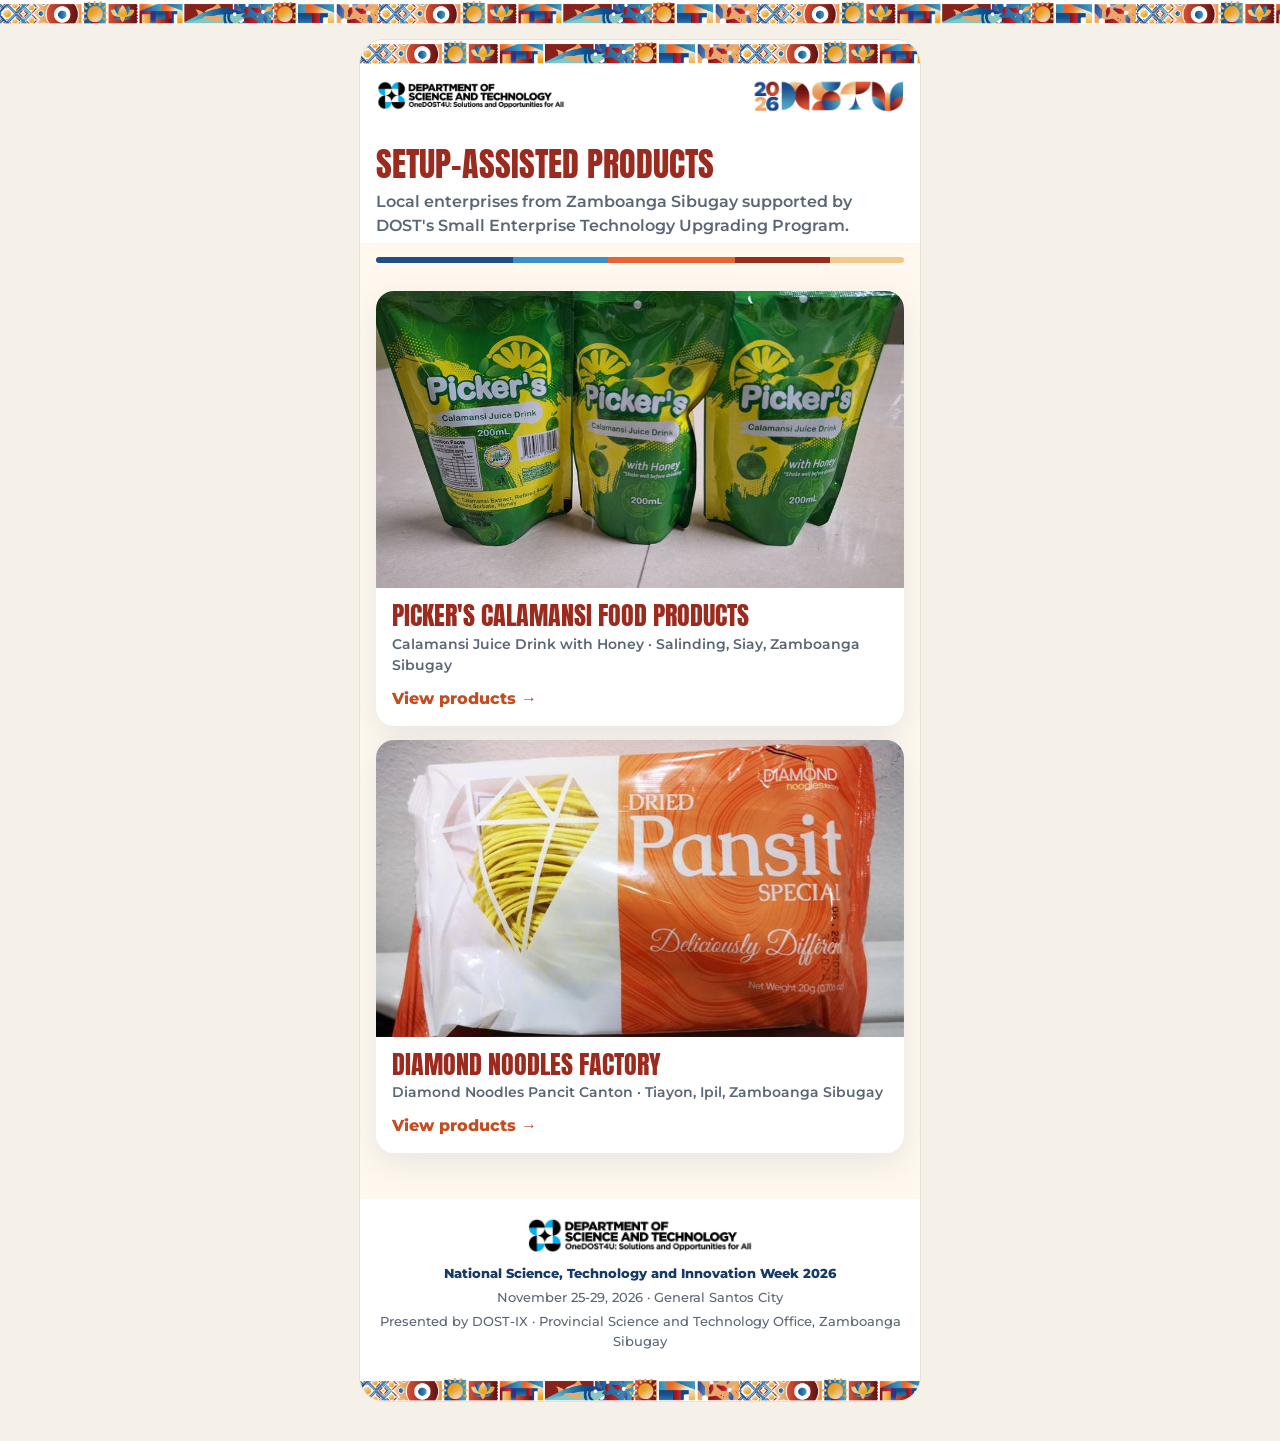
<file: index.html>
<!doctype html>
<html lang="en">
<head>
<meta charset="utf-8">
<meta name="viewport" content="width=device-width, initial-scale=1, viewport-fit=cover">
<title>SETUP Products | NSTW 2026</title>
<meta name="description" content="DOST-SETUP assisted products from Zamboanga Sibugay, featured at NSTW 2026.">
<meta name="theme-color" content="#1d4e89">
<link rel="preload" href="assets/fonts/Montserrat-latin.woff2" as="font" type="font/woff2" crossorigin>
<link rel="preload" href="assets/fonts/Anton-latin.woff2" as="font" type="font/woff2" crossorigin>
<link rel="preload" href="img/pickers-juice.jpg" as="image">
<link rel="stylesheet" href="assets/style.css?v=24">
</head>
<body data-root="" style="padding-bottom:0">
<main class="wrap" id="app"></main>
<script src="assets/app.js?v=24"></script>
<script>renderIndex();</script>
</body>
</html>
</file>
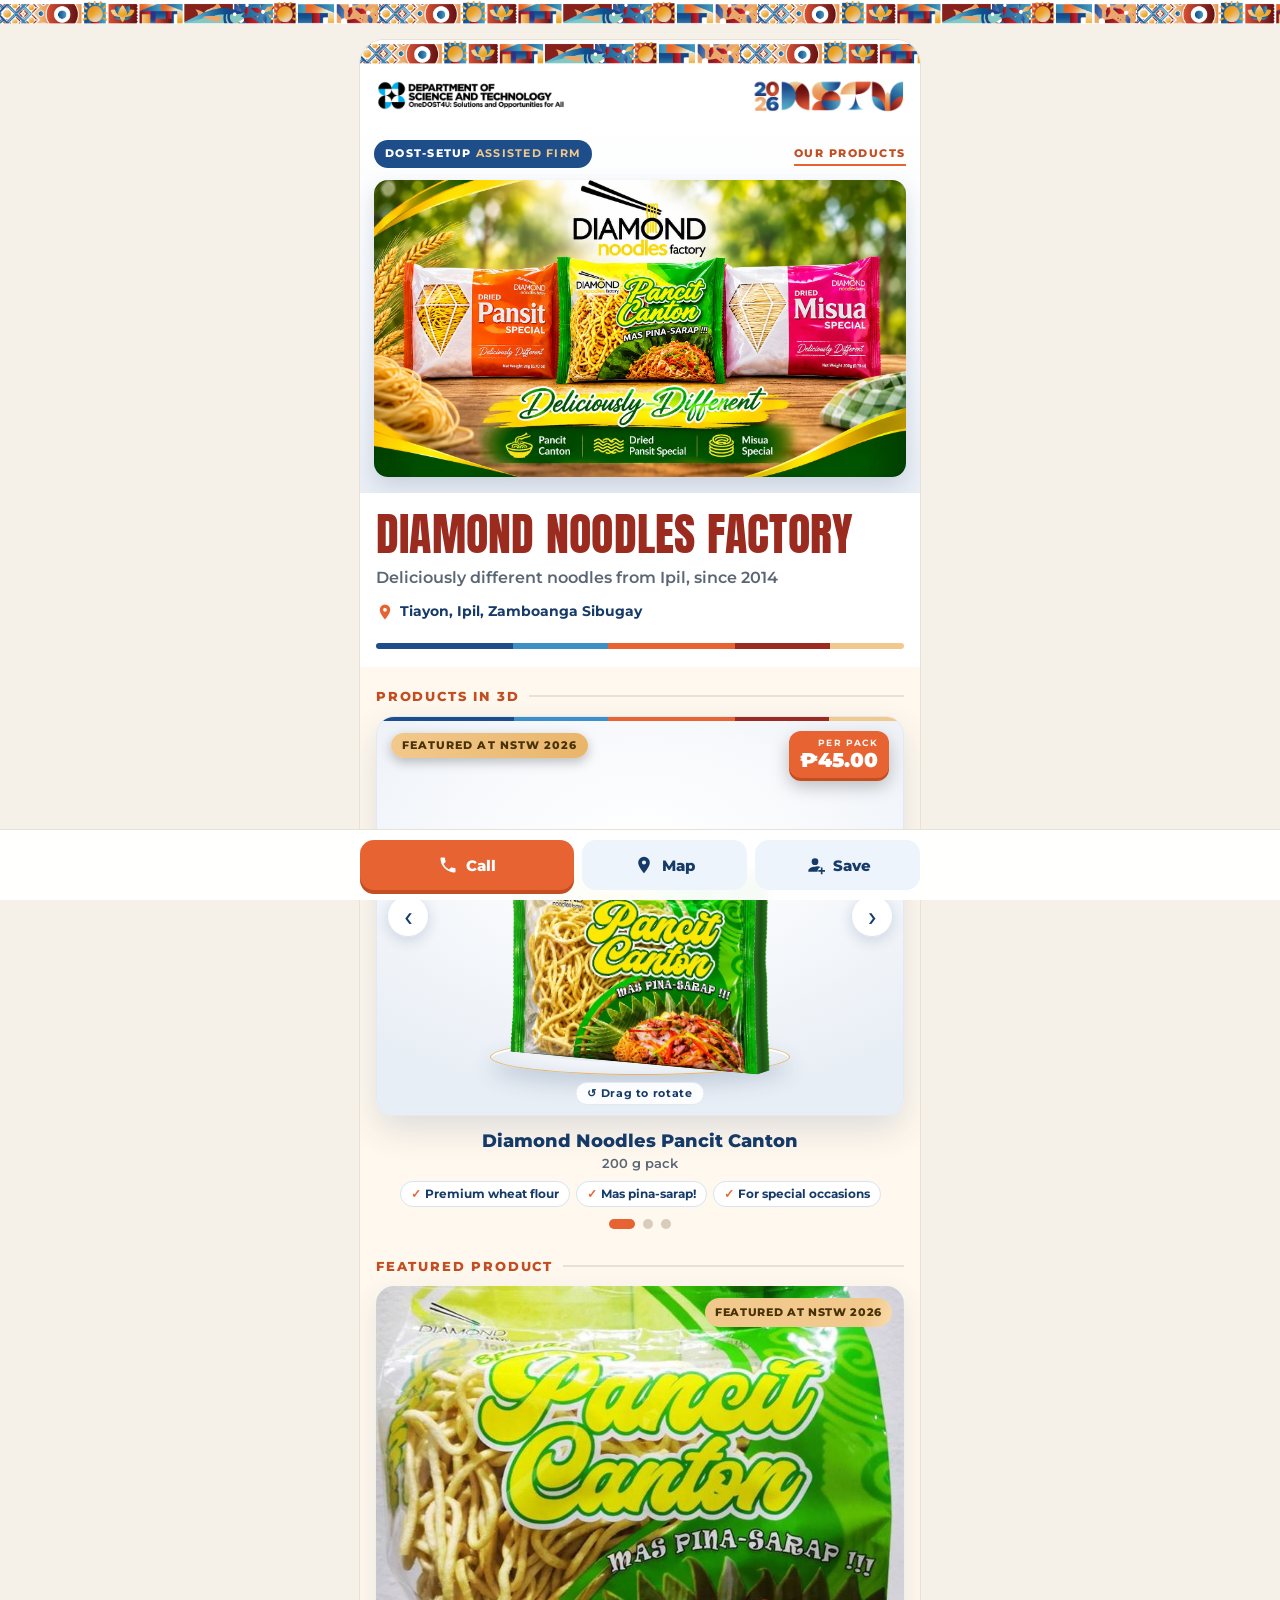
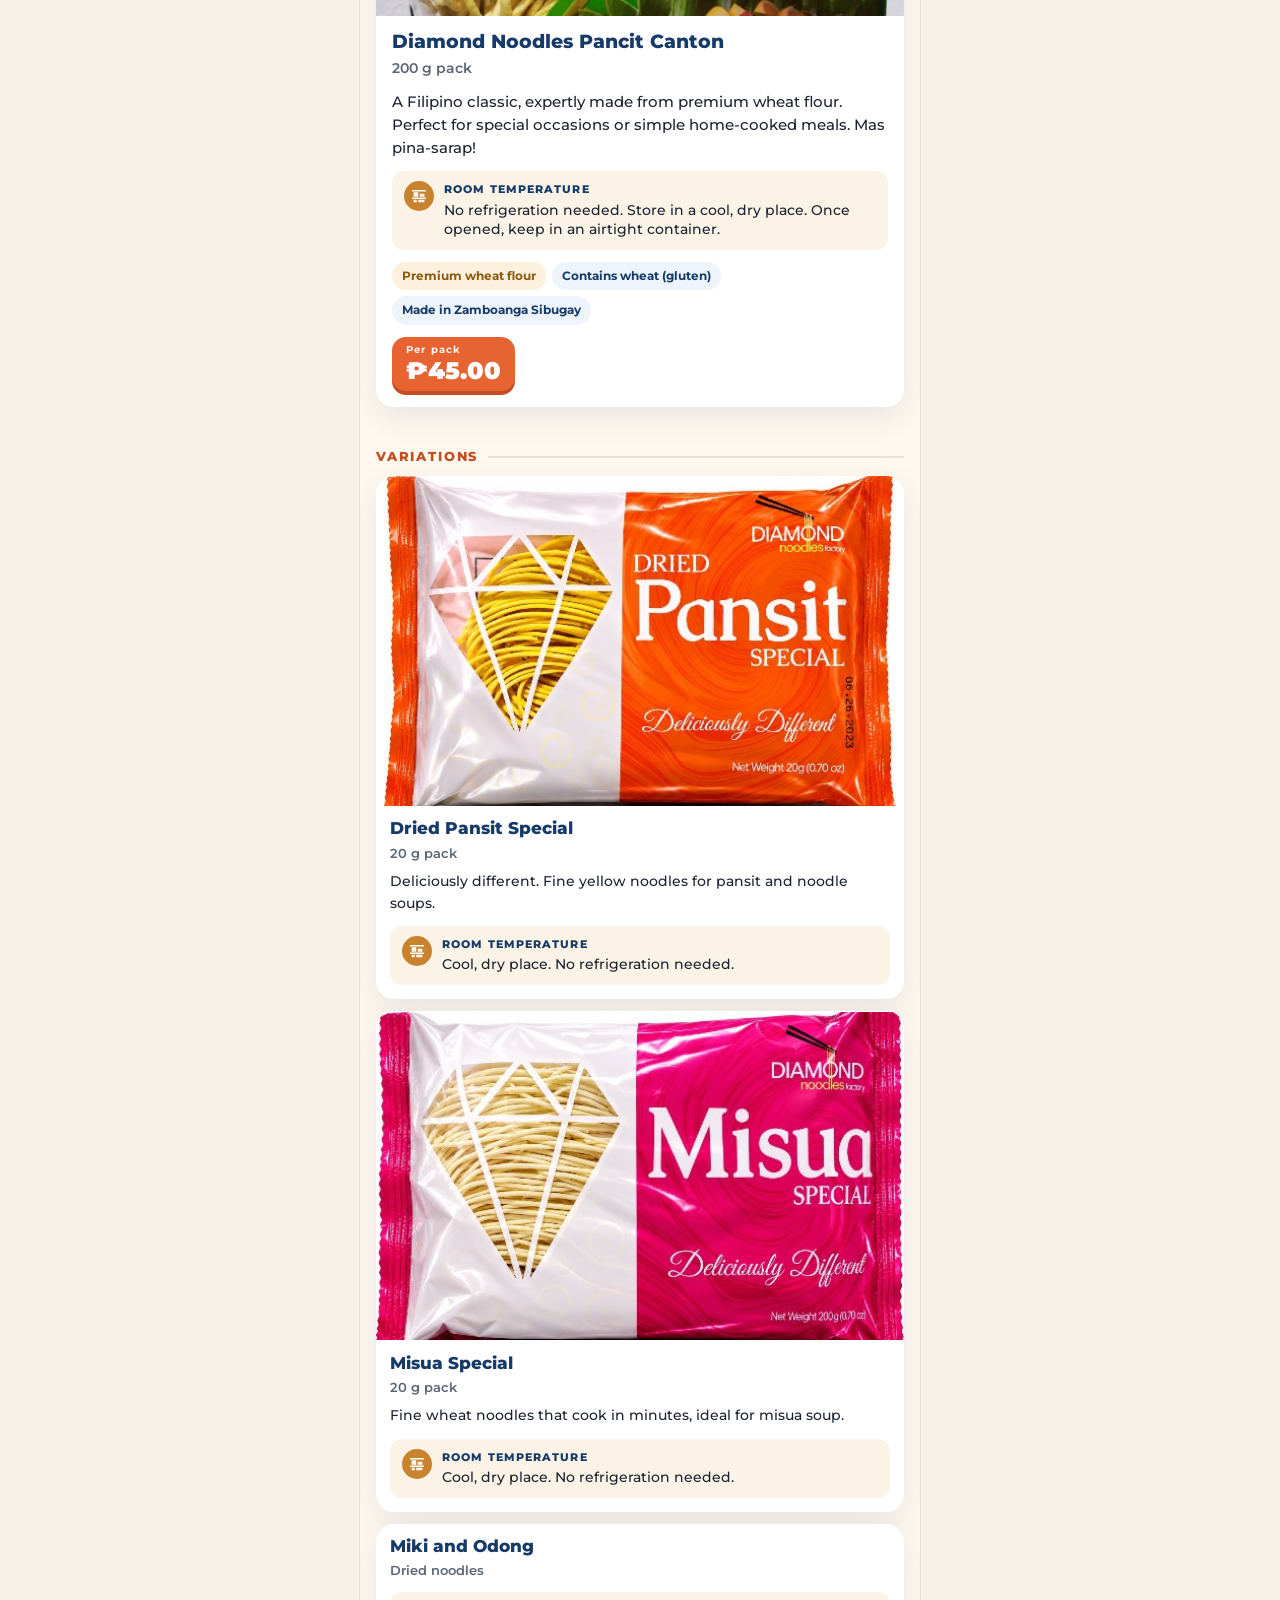
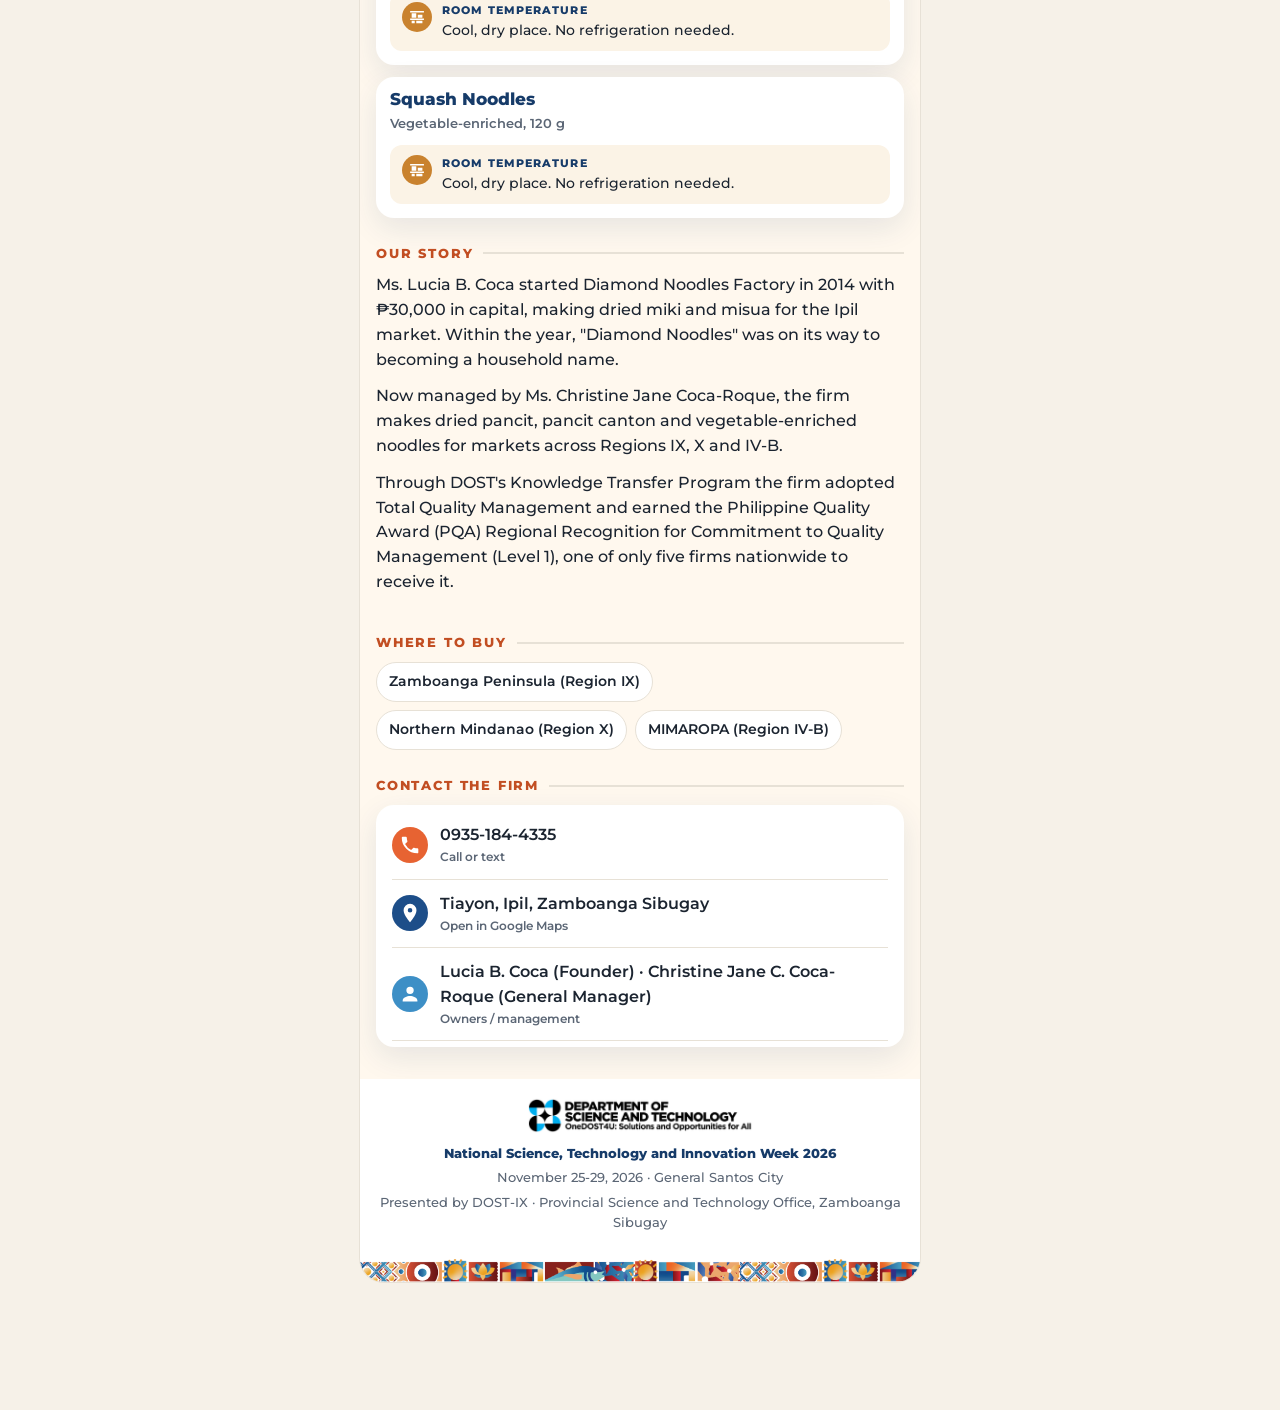
<file: dnf/index.html>
<!doctype html>
<html lang="en">
<head>
<meta charset="utf-8">
<meta name="viewport" content="width=device-width, initial-scale=1, viewport-fit=cover">
<title>Diamond Noodles Factory | NSTW 2026</title>
<meta name="description" content="Diamond Noodles Pancit Canton, Pansit Special and Misua: DOST-SETUP assisted products from Ipil, Zamboanga Sibugay, featured at NSTW 2026.">
<meta property="og:title" content="Diamond Noodles Factory">
<meta property="og:description" content="Deliciously different noodles from Ipil, Zamboanga Sibugay. Featured at NSTW 2026.">
<meta property="og:image" content="../img/dnf-banner.webp">
<meta name="theme-color" content="#1d4e89">
<link rel="preload" href="../assets/fonts/Montserrat-latin.woff2" as="font" type="font/woff2" crossorigin>
<link rel="preload" href="../assets/fonts/Anton-latin.woff2" as="font" type="font/woff2" crossorigin>
<link rel="preload" href="../img/dnf-banner.webp" as="image">
<link rel="stylesheet" href="../assets/style.css?v=24">
</head>
<body data-root="../">
<main class="wrap" id="app"><noscript><p style="padding:16px">Diamond Noodles Factory, Tiayon, Ipil, Zamboanga Sibugay. Call 0935-184-4335.</p></noscript></main>
<nav class="actions" id="actions" aria-label="Quick actions"></nav>
<script src="../assets/app.js?v=24"></script>
<script>renderFirm("dnf");</script>
</body>
</html>
</file>
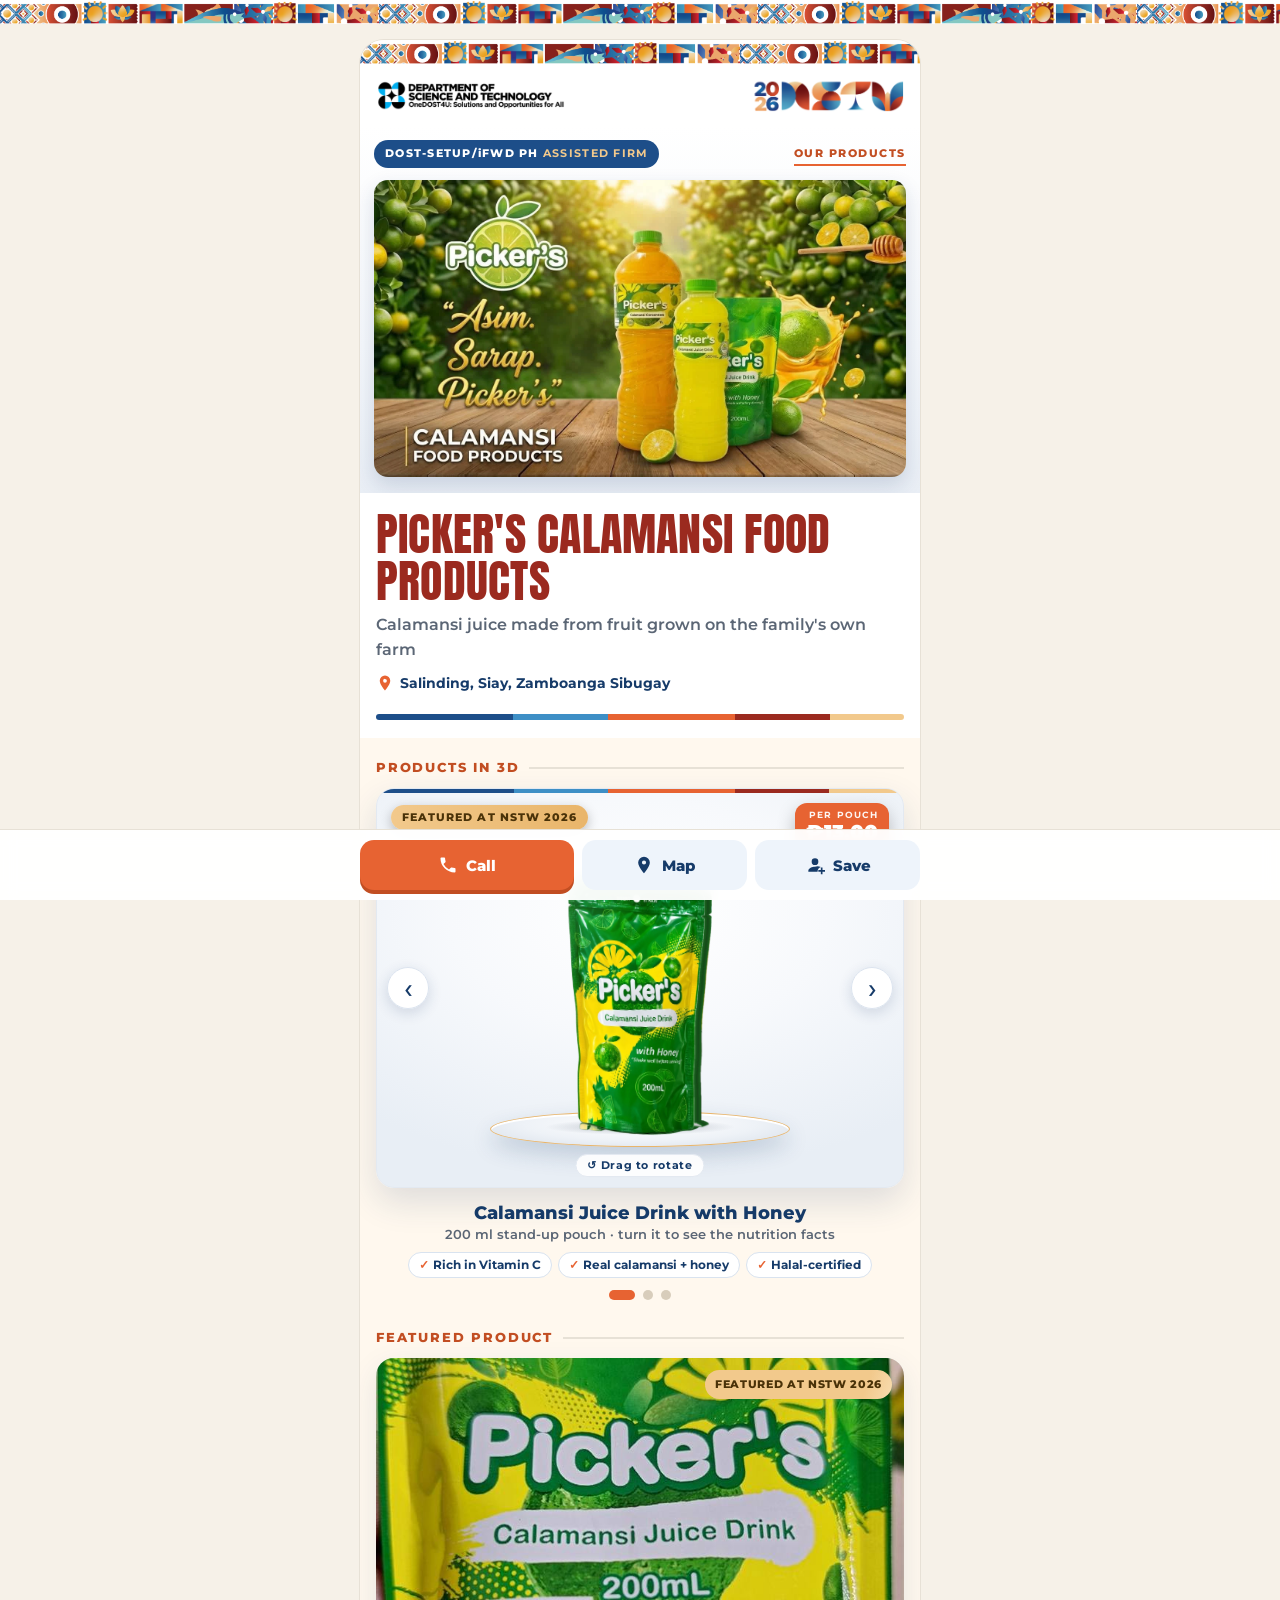
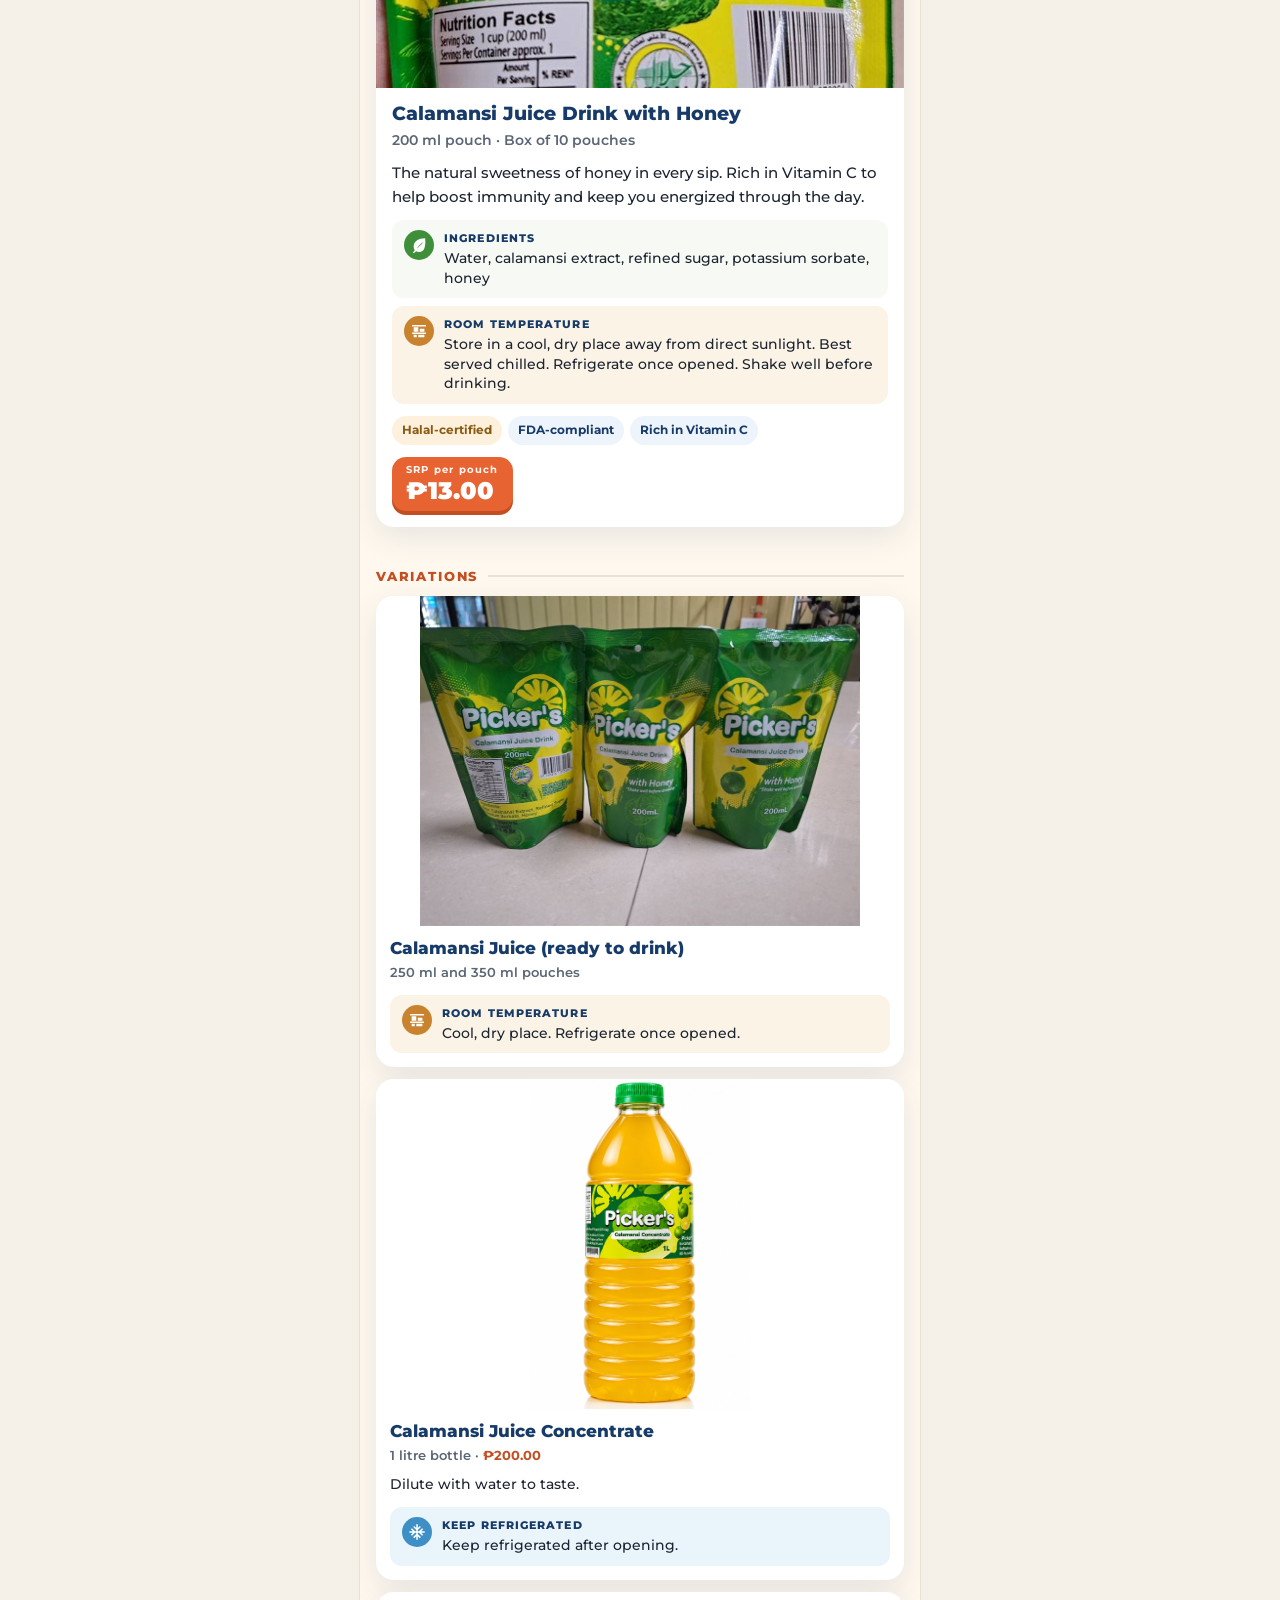
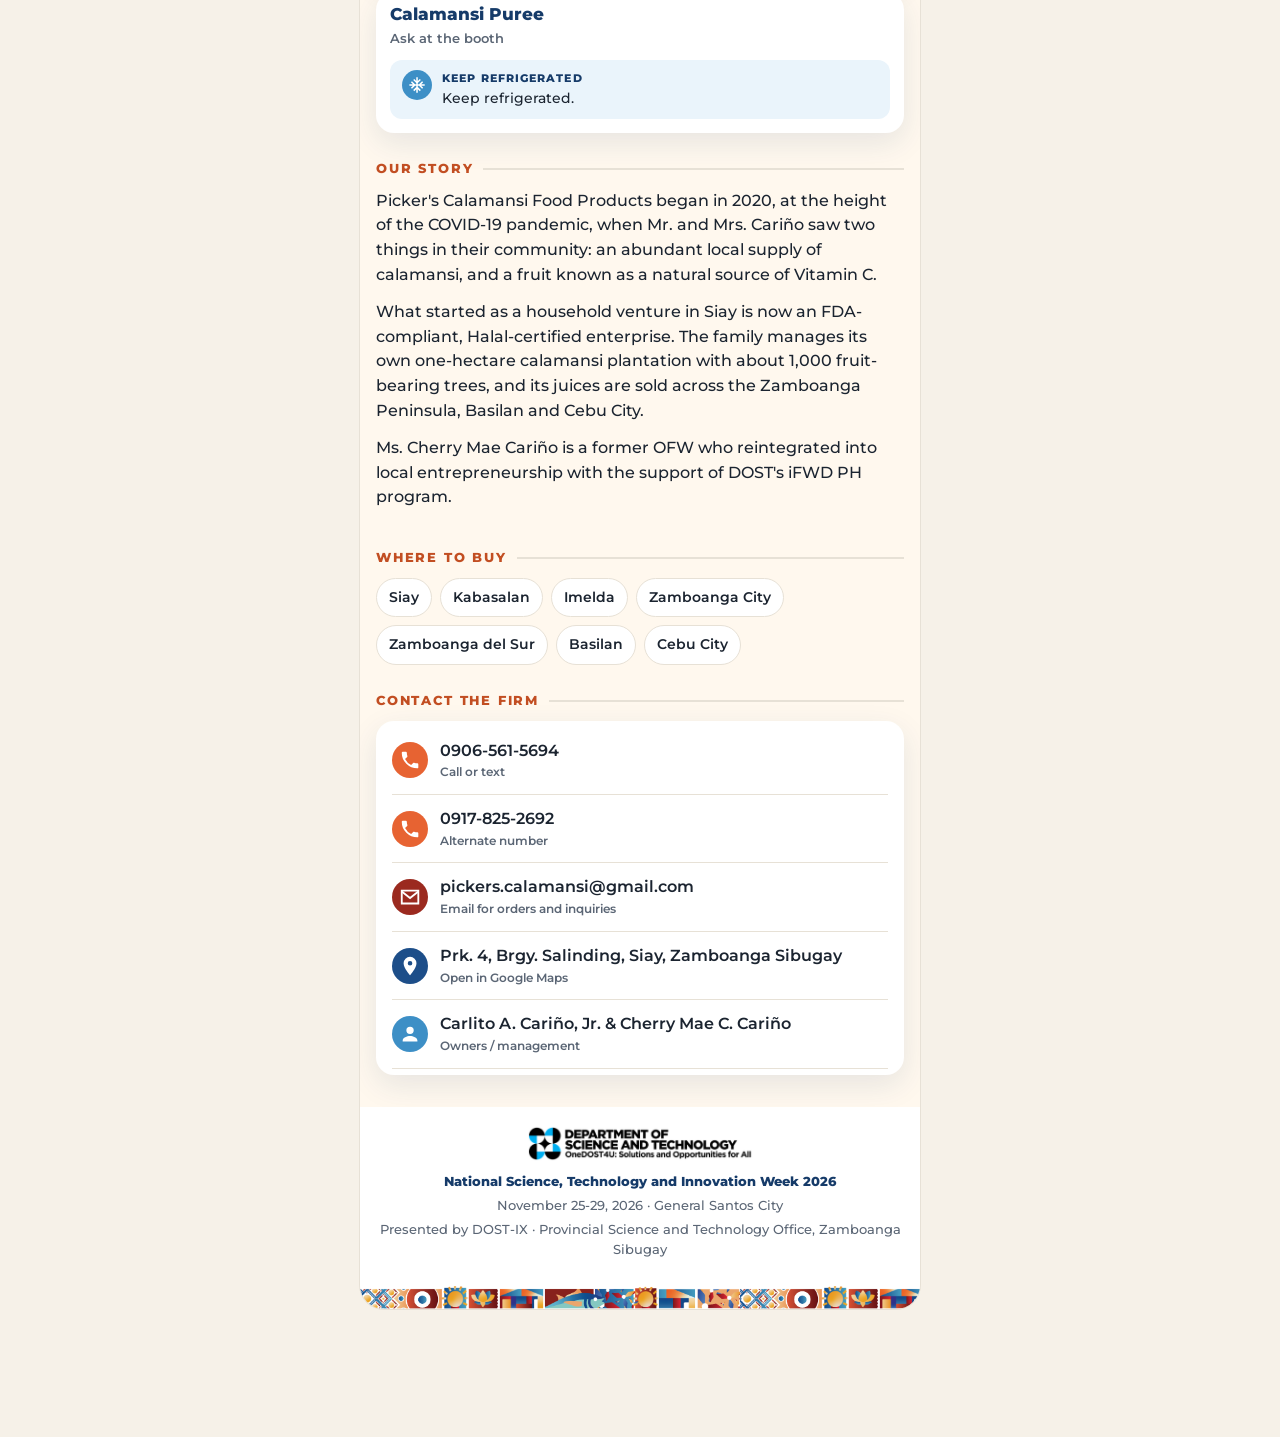
<file: pickers/index.html>
<!doctype html>
<html lang="en">
<head>
<meta charset="utf-8">
<meta name="viewport" content="width=device-width, initial-scale=1, viewport-fit=cover">
<title>Picker's Calamansi Food Products | NSTW 2026</title>
<meta name="description" content="Picker's Calamansi Juice Drink with Honey: a DOST-SETUP/iFWD PH assisted product from Siay, Zamboanga Sibugay, featured at NSTW 2026.">
<meta property="og:title" content="Picker's Calamansi Food Products">
<meta property="og:description" content="Calamansi Juice Drink with Honey, a DOST-SETUP/iFWD PH assisted product featured at NSTW 2026.">
<meta property="og:image" content="../img/pickers-banner.webp">
<meta name="theme-color" content="#1d4e89">
<link rel="preload" href="../assets/fonts/Montserrat-latin.woff2" as="font" type="font/woff2" crossorigin>
<link rel="preload" href="../assets/fonts/Anton-latin.woff2" as="font" type="font/woff2" crossorigin>
<link rel="preload" href="../img/pickers-banner.webp" as="image">
<link rel="stylesheet" href="../assets/style.css?v=24">
</head>
<body data-root="../">
<main class="wrap" id="app"><noscript><p style="padding:16px">Picker's Calamansi Food Products, Siay, Zamboanga Sibugay. Call 0906-561-5694.</p></noscript></main>
<nav class="actions" id="actions" aria-label="Quick actions"></nav>
<script src="../assets/app.js?v=24"></script>
<script>renderFirm("pickers");</script>
</body>
</html>
</file>
<file: assets/style.css>
/* Fonts served from this site (no Google Fonts request): Anton + Montserrat, latin and latin-ext. */
@font-face{font-family:'Anton';font-style:normal;font-weight:400;font-display:swap;src:url(fonts/Anton-latin-ext.woff2) format('woff2');unicode-range:U+0100-02BA, U+02BD-02C5, U+02C7-02CC, U+02CE-02D7, U+02DD-02FF, U+0304, U+0308, U+0329, U+1D00-1DBF, U+1E00-1E9F, U+1EF2-1EFF, U+2020, U+20A0-20AB, U+20AD-20C4, U+2113, U+2C60-2C7F, U+A720-A7FF}
@font-face{font-family:'Anton';font-style:normal;font-weight:400;font-display:swap;src:url(fonts/Anton-latin.woff2) format('woff2');unicode-range:U+0000-00FF, U+0131, U+0152-0153, U+02BB-02BC, U+02C6, U+02DA, U+02DC, U+0304, U+0308, U+0329, U+2000-206F, U+20AC, U+2122, U+2191, U+2193, U+2212, U+2215, U+FEFF, U+FFFD}
@font-face{font-family:'Montserrat';font-style:normal;font-weight:500 900;font-display:swap;src:url(fonts/Montserrat-latin-ext.woff2) format('woff2');unicode-range:U+0100-02BA, U+02BD-02C5, U+02C7-02CC, U+02CE-02D7, U+02DD-02FF, U+0304, U+0308, U+0329, U+1D00-1DBF, U+1E00-1E9F, U+1EF2-1EFF, U+2020, U+20A0-20AB, U+20AD-20C4, U+2113, U+2C60-2C7F, U+A720-A7FF}
@font-face{font-family:'Montserrat';font-style:normal;font-weight:500 900;font-display:swap;src:url(fonts/Montserrat-latin.woff2) format('woff2');unicode-range:U+0000-00FF, U+0131, U+0152-0153, U+02BB-02BC, U+02C6, U+02DA, U+02DC, U+0304, U+0308, U+0329, U+2000-206F, U+20AC, U+2122, U+2191, U+2193, U+2212, U+2215, U+FEFF, U+FFFD}
/* NSTW 2026 product pages - DOST-IX PSTO Zamboanga Sibugay
   Palette sampled from the official NSTW 2026 artwork. */
:root{
  --navy:#1d4e89; --navy-d:#163b69; --orange:#e76332; --orange-d:#c24e22; --maroon:#9b2a1f;
  --gold:#f2c98c; --gold-d:#e9b56a; --sky:#3d8fc6; --cream:#fff8ee;
  --ink:#1b2430; --muted:#5b6675; --line:#e7e1d6; --card:#ffffff; --page:#f6f1e8;
  --radius:18px; --shadow:0 10px 30px rgba(22,59,105,.10);
}
*{box-sizing:border-box}
html{-webkit-text-size-adjust:100%}
body{margin:0;background:var(--page);color:var(--ink);font:16px/1.55 Montserrat,"Segoe UI",Arial,sans-serif;padding-bottom:88px}
img{max-width:100%;display:block}
a{color:var(--navy)}
.wrap{max-width:560px;margin:0 auto;background:var(--cream);min-height:100vh;box-shadow:0 0 0 1px var(--line)}
.strip{height:24px;background:url("../img/nstw-strip.png") 0 center/380px 24px repeat-x}

/* header */
.top{display:flex;align-items:center;justify-content:space-between;gap:12px;padding:14px 16px;background:#fff}
.top img{height:30px;width:auto}
.top .nstw{height:34px}

/* hero */
.hero{position:relative;background:#fff}
.hero .photo{aspect-ratio:4/3;width:100%;object-fit:cover}
.hero .badge{position:absolute;left:16px;top:16px;background:var(--navy);color:#fff;font-weight:800;font-size:11px;letter-spacing:.12em;text-transform:uppercase;padding:7px 12px;border-radius:30px}
.hero .badge b{color:var(--gold)}
.title{padding:18px 16px 6px;background:#fff}
.title h1{margin:0;font:400 40px/1.02 Anton,Impact,"Arial Narrow",sans-serif;text-transform:uppercase;color:var(--maroon);letter-spacing:.005em}
.title p{margin:8px 0 0;color:var(--muted);font-weight:600}
.title .loc{display:flex;align-items:center;gap:6px;margin-top:10px;font-size:14px;color:var(--navy-d);font-weight:700}
.bar{height:6px;margin:14px 16px 0;border-radius:3px;background:linear-gradient(90deg,var(--navy) 0 26%,var(--sky) 26% 44%,var(--orange) 44% 68%,var(--maroon) 68% 86%,var(--gold) 86%)}
.titlewrap{background:#fff;padding-bottom:18px}

/* sections */
section{padding:22px 16px 6px}
h2{margin:0 0 12px;font:800 13px/1.2 Montserrat,Arial,sans-serif;letter-spacing:.14em;text-transform:uppercase;color:var(--orange-d);display:flex;align-items:center;gap:10px}
h2::after{content:"";flex:1;height:2px;background:var(--line)}

/* products */
.product{background:var(--card);border-radius:var(--radius);box-shadow:var(--shadow);overflow:hidden;margin-bottom:14px}
.product .pimg{aspect-ratio:16/10;width:100%;object-fit:cover;background:#eee}
.product .pbody{padding:14px 16px 16px}
.product h3{margin:0;font:800 19px/1.25 Montserrat,Arial,sans-serif;color:var(--navy-d)}
.product .size{margin:4px 0 0;color:var(--muted);font-weight:600;font-size:14px}
.product .desc{margin:10px 0 0;font-size:15px}
.prow{display:flex;align-items:flex-end;justify-content:space-between;gap:12px;margin-top:12px;flex-wrap:wrap}
.price{background:var(--orange);color:#fff;border-radius:14px;padding:8px 14px;box-shadow:0 4px 0 var(--orange-d);font-weight:900;font-size:24px;line-height:1}
.price small{display:block;font-size:10px;font-weight:700;letter-spacing:.12em;margin-bottom:4px;opacity:.95}
.price.ask{background:#fff;color:var(--orange-d);border:2px solid var(--orange);box-shadow:none;font-size:15px;padding:9px 12px}
.tags{display:flex;gap:6px;flex-wrap:wrap}
.tag{font-size:12px;font-weight:700;padding:5px 10px;border-radius:20px;background:#eef4fb;color:var(--navy-d)}
.tag.gold{background:#fdf0dc;color:#8a5a12}
.featured{position:relative}
.featured::before{content:"Featured at NSTW 2026";position:absolute;right:12px;top:12px;z-index:1;background:var(--gold);color:#4a3208;font-weight:800;font-size:11px;letter-spacing:.06em;text-transform:uppercase;padding:6px 10px;border-radius:20px}

/* more products: compact list */
.mini{display:grid;grid-template-columns:repeat(2,minmax(0,1fr));gap:10px}
.mini .m{background:#fff;border-radius:14px;box-shadow:var(--shadow);overflow:hidden}
.mini .m img{aspect-ratio:4/3;width:100%;object-fit:cover}
.mini .m div{padding:10px 12px;font-weight:700;font-size:14px;color:var(--navy-d)}
.mini .m span{display:block;font-weight:600;font-size:12px;color:var(--muted)}
.chips{display:flex;flex-wrap:wrap;gap:8px}
.chip{background:#fff;border:1px solid var(--line);border-radius:30px;padding:8px 12px;font-size:14px;font-weight:600}

/* impact */
.stats{display:grid;grid-template-columns:repeat(2,minmax(0,1fr));gap:10px}
.stat{background:#fff;border-radius:16px;padding:14px;box-shadow:var(--shadow);border-top:5px solid var(--navy)}
.stat:nth-child(4n+2){border-top-color:var(--orange)}
.stat:nth-child(4n+3){border-top-color:var(--maroon)}
.stat:nth-child(4n+4){border-top-color:var(--sky)}
.stat b{display:block;font:400 30px/1.05 Anton,Impact,sans-serif;color:var(--navy-d)}
.stat span{display:block;margin-top:6px;font-size:13px;line-height:1.35;color:var(--muted);font-weight:600}
.src{font-size:12px;color:var(--muted);margin:10px 2px 0}

/* story + project */
.story p{margin:0 0 12px}
.project{background:linear-gradient(135deg,var(--navy-d),var(--navy));color:#fff;border-radius:var(--radius);padding:16px;box-shadow:var(--shadow)}
.project .pt{font-weight:800;font-size:16px;line-height:1.35}
.project dl{display:grid;grid-template-columns:auto 1fr;gap:6px 14px;margin:12px 0 0;font-size:14px}
.project dt{opacity:.8}
.project dd{margin:0;font-weight:700}
.project + .project{margin-top:10px}
.equip{margin:0;padding:0;list-style:none;display:grid;gap:10px}
.equip li{background:#fff;border-radius:14px;padding:12px 14px;box-shadow:var(--shadow);display:flex;gap:12px;align-items:flex-start}
.equip li i{flex:none;width:30px;height:30px;border-radius:50%;background:var(--gold);color:#4a3208;font-style:normal;font-weight:900;display:flex;align-items:center;justify-content:center;font-size:14px}
.equip li b{display:block;color:var(--navy-d)}
.equip li span{font-size:13px;color:var(--muted)}
.gallery{display:grid;grid-template-columns:repeat(2,minmax(0,1fr));gap:10px;margin-top:12px}
.gallery img{border-radius:14px;aspect-ratio:1/1;object-fit:cover;width:100%}

/* contact */
.contact{background:#fff;border-radius:var(--radius);box-shadow:var(--shadow);padding:6px 16px}
.contact a,.contact div.row{display:flex;align-items:center;gap:12px;padding:12px 0;border-bottom:1px solid var(--line);text-decoration:none;color:var(--ink);font-weight:600}
.contact > :last-child{border-bottom:0}
.contact svg{flex:none;width:36px;height:36px}
.contact small{display:block;font-size:12px;color:var(--muted);font-weight:600}

/* footer */
footer{margin-top:26px;background:#fff;text-align:center;padding:18px 16px 22px}
footer img{height:36px;width:auto;margin:0 auto 10px}
footer p{margin:4px 0;font-size:13px;color:var(--muted)}
footer .ev{font-weight:800;color:var(--navy-d)}

/* sticky action bar */
.actions{position:fixed;left:0;right:0;bottom:0;z-index:10;padding:10px 12px calc(10px + env(safe-area-inset-bottom));background:rgba(255,255,255,.96);
  backdrop-filter:blur(8px);-webkit-backdrop-filter:blur(8px);border-top:1px solid var(--line)}
.actions .in{max-width:560px;margin:0 auto;display:grid;grid-template-columns:1.3fr 1fr 1fr;gap:8px}
.btn{display:flex;align-items:center;justify-content:center;gap:8px;min-height:50px;border-radius:14px;border:0;font:800 15px Montserrat,Arial,sans-serif;text-decoration:none;cursor:pointer}
.btn svg{width:20px;height:20px;flex:none}
.btn.primary{background:var(--orange);color:#fff;box-shadow:0 4px 0 var(--orange-d)}
.btn.sec{background:#eef4fb;color:var(--navy-d)}
.btn:focus-visible{outline:3px solid var(--sky);outline-offset:2px}

/* index page */
.intro{padding:20px 16px 4px;background:#fff}
.intro h1{margin:0;font:400 34px/1.05 Anton,Impact,sans-serif;text-transform:uppercase;color:var(--maroon)}
.intro p{margin:8px 0 0;color:var(--muted);font-weight:600}
.firm{display:block;background:#fff;border-radius:var(--radius);box-shadow:var(--shadow);overflow:hidden;text-decoration:none;color:var(--ink);margin-bottom:14px}
.firm img{aspect-ratio:16/9;width:100%;object-fit:cover}
.firm div{padding:14px 16px}
.firm b{display:block;font:400 26px/1.05 Anton,Impact,sans-serif;text-transform:uppercase;color:var(--maroon)}
.firm span{display:block;margin-top:4px;color:var(--muted);font-weight:600;font-size:14px}
.firm em{display:inline-block;margin-top:10px;font-style:normal;font-weight:800;color:var(--orange-d)}

@media (min-width:600px){
  body{background:var(--page) url("../img/nstw-strip.png") left top/auto 24px repeat-x}
  .wrap{margin-top:40px;margin-bottom:40px;border-radius:24px;overflow:hidden}
  .title h1{font-size:46px}
}
/* ---------- motion graphics ----------
   Everything below runs only when the visitor has not asked their phone to reduce motion. */
@media (prefers-reduced-motion:no-preference){
  /* NSTW tile border slowly scrolls like a ticker */
  .strip{animation:stripMove 40s linear infinite}
  @keyframes stripMove{from{background-position-x:0}to{background-position-x:-1140px}}  /* 3 tiles of 380px: seamless loop */

  /* hero photo: slow zoom-out ("Ken Burns") as the page opens */
  .hero{overflow:hidden}
  .hero .photo{animation:kenburns 9s cubic-bezier(.2,.6,.2,1) both}
  @keyframes kenburns{from{transform:scale(1.14)}to{transform:scale(1)}}

  /* badge slides in, title rises, colour bar draws itself */
  .hero .badge{animation:slideIn .45s .05s cubic-bezier(.2,.9,.3,1.2) both}
  @keyframes slideIn{from{transform:translateX(-24px)}to{transform:none}}
  .title h1{animation:rise .45s 0s cubic-bezier(.2,.7,.2,1) both}
  .title p,.title .loc{animation:rise .45s .08s cubic-bezier(.2,.7,.2,1) both}
  .intro h1{animation:rise .45s 0s cubic-bezier(.2,.7,.2,1) both}
  @keyframes rise{from{transform:translateY(14px)}to{transform:none}}
  .bar{transform-origin:left;animation:draw .7s .1s cubic-bezier(.6,0,.2,1) both}
  @keyframes draw{from{transform:scaleX(0)}to{transform:scaleX(1)}}

  /* blocks fade up as they scroll into view (class added by app.js) */
  .reveal{opacity:0;transform:translateY(18px);transition:opacity .45s ease,transform .45s cubic-bezier(.2,.7,.2,1);transition-delay:var(--d,0s)}
  .reveal.in{opacity:1;transform:none}

  /* featured ribbon gets a moving shine */
  .featured::before{background:linear-gradient(110deg,var(--gold) 35%,#fff6df 50%,var(--gold) 65%) 0 0/250% 100%;animation:shine 3.2s ease-in-out infinite}
  @keyframes shine{0%,60%{background-position:100% 0}100%{background-position:-100% 0}}

  /* price tag pops when it appears, then gently bobs */
  .reveal.in .price:not(.ask){animation:pop .6s .25s cubic-bezier(.3,1.6,.5,1) both,bob 3.5s 1.2s ease-in-out infinite}
  @keyframes pop{from{transform:scale(.6) rotate(-6deg);opacity:0}to{transform:none;opacity:1}}
  @keyframes bob{0%,100%{transform:translateY(0)}50%{transform:translateY(-4px)}}

  /* stat tiles lift slightly; numbers count up (app.js) */
  .stat{transition:transform .25s ease,box-shadow .25s ease}
  .stat:hover{transform:translateY(-3px);box-shadow:0 14px 34px rgba(22,59,105,.16)}

  /* equipment numbers spin in */
  .reveal.in i{animation:spinIn .6s calc(var(--d,0s) + .15s) cubic-bezier(.3,1.4,.5,1) both}
  @keyframes spinIn{from{transform:rotate(-180deg) scale(.3)}to{transform:none}}

  /* photos zoom softly on hover / tap */
  .product .pimg,.mini .m img,.gallery img,.firm img{transition:transform .6s cubic-bezier(.2,.7,.2,1)}
  .product:hover .pimg,.mini .m:hover img,.gallery img:hover,.firm:hover img{transform:scale(1.05)}
  .product,.mini .m,.firm{overflow:hidden}

  /* Call button: a soft pulse ring every few seconds */
  .btn.primary{position:relative}
  .btn.primary::after{content:"";position:absolute;inset:0;border-radius:inherit;box-shadow:0 0 0 0 rgba(231,99,50,.55);animation:ring 3s 2s ease-out infinite}
  @keyframes ring{0%{box-shadow:0 0 0 0 rgba(231,99,50,.55)}70%,100%{box-shadow:0 0 0 14px rgba(231,99,50,0)}}
  .actions{animation:barUp .4s .15s cubic-bezier(.2,.8,.2,1) both}
  @keyframes barUp{from{transform:translateY(100%)}to{transform:none}}

  .firm{transition:transform .2s ease}
  .firm:active,.btn:active{transform:scale(.98)}
}

/* ---------- 3D product viewer ---------- */
/* Studio stage: navy backdrop, soft spotlight, gold-rimmed pedestal. */
.v3d-stage{position:relative;height:400px;perspective:1100px;touch-action:pan-y;user-select:none;-webkit-user-select:none;cursor:grab;overflow:hidden;border-radius:var(--radius);
  background:radial-gradient(80% 65% at 50% 32%,#ffffff 0%,#f7f9fc 45%,#e8eef5 100%);box-shadow:0 14px 34px rgba(22,59,105,.14);border:1px solid #e3e9f1;outline:none}
.v3d-stage.grab{cursor:grabbing}
.v3d-stage:focus-visible{box-shadow:0 0 0 3px var(--sky),0 14px 34px rgba(22,59,105,.14)}
.v3d-stage::before{content:"";position:absolute;inset:0;pointer-events:none;
  background:linear-gradient(90deg,var(--navy) 0 26%,var(--sky) 26% 44%,var(--orange) 44% 68%,var(--maroon) 68% 86%,var(--gold) 86%) top/100% 4px no-repeat}
.v3d-pedestal{position:absolute;left:50%;bottom:40px;width:64%;max-width:300px;height:36px;transform:translateX(-50%);border-radius:50%;pointer-events:none;
  background:radial-gradient(ellipse at 50% 35%,#ffffff 0%,#eef2f7 55%,#d7dfe9 100%);border:1px solid var(--gold-d);
  box-shadow:0 10px 22px rgba(22,59,105,.2),inset 0 2px 0 #fff}
.v3d-pedestal::after{content:"";position:absolute;left:18%;right:18%;top:22%;height:46%;border-radius:50%;background:radial-gradient(closest-side,rgba(22,40,70,.3),rgba(22,40,70,0))}
.v3d-rib{position:absolute;left:14px;top:16px;z-index:3;background:linear-gradient(90deg,var(--gold),var(--gold-d));color:#4a3208;font:800 10.5px Montserrat,Arial,sans-serif;letter-spacing:.1em;text-transform:uppercase;padding:6px 11px;border-radius:20px;box-shadow:0 4px 12px rgba(0,0,0,.25)}
.v3d-price{position:absolute;right:14px;top:14px;z-index:3;background:var(--orange);color:#fff;font:900 20px/1 Montserrat,Arial,sans-serif;padding:7px 11px 8px;border-radius:12px;text-align:right;box-shadow:0 3px 0 var(--orange-d),0 8px 18px rgba(0,0,0,.25)}
.v3d-price small{display:block;font-size:9px;font-weight:700;letter-spacing:.12em;text-transform:uppercase;margin-bottom:3px;opacity:.95}
.v3d-slide{position:absolute;inset:0;display:flex;align-items:center;justify-content:center;transition:transform .6s cubic-bezier(.2,.8,.2,1),opacity .45s;opacity:0;pointer-events:none}
.v3d-slide.right{transform:translateX(70%) scale(.8)}
.v3d-slide.left{transform:translateX(-70%) scale(.8)}
.v3d-slide.on{opacity:1;transform:none}
.v3d-slide{align-items:flex-end;padding-bottom:54px}   /* packs stand on the pedestal */
.v3d-obj{position:relative;flex:none;width:var(--w);height:var(--h);transform-origin:50% 100%;transform-style:preserve-3d;
  transform:scale(var(--s,1)) rotateX(var(--rx,-10deg)) rotateY(var(--ry,-28deg))}
.fc{position:absolute;left:0;top:0;overflow:hidden;backface-visibility:hidden;-webkit-backface-visibility:hidden}
.fc img{width:100%;height:100%;object-fit:cover;display:block;pointer-events:none}
.fc::after{content:"";position:absolute;inset:0;pointer-events:none}
.fc.front,.fc.back{width:var(--w);height:var(--h)}
.fc.front{transform:translateZ(calc(var(--d) / 2))}
.fc.back{transform:rotateY(180deg) translateZ(calc(var(--d) / 2))}
.fc.right,.fc.left{width:var(--d);height:var(--h);left:calc((var(--w) - var(--d)) / 2)}
.fc.right{transform:rotateY(90deg) translateZ(calc(var(--w) / 2))}
.fc.left{transform:rotateY(-90deg) translateZ(calc(var(--w) / 2))}
.fc.top,.fc.bottom{width:var(--w);height:var(--d);top:calc((var(--h) - var(--d)) / 2)}
.fc.top{transform:rotateX(90deg) translateZ(calc(var(--h) / 2))}
.fc.bottom{transform:rotateX(-90deg) translateZ(calc(var(--h) / 2))}
/* simple lighting so it reads as a solid object */
.fc.front::after{background:linear-gradient(115deg,rgba(255,255,255,.28),rgba(255,255,255,0) 38%,rgba(0,0,0,0) 70%,rgba(0,0,0,.14))}
.fc.back::after{background:linear-gradient(245deg,rgba(255,255,255,.18),rgba(0,0,0,0) 45%,rgba(0,0,0,.18))}
.fc.right::after{background:rgba(0,0,0,.14)}
.fc.left::after{background:rgba(0,0,0,.26)}
.fc.top::after{background:rgba(255,255,255,.18)}
.fc.bottom::after{background:rgba(0,0,0,.35)}
/* soft pouches / bags: rounded corners */
.v3d-obj.r .fc.front,.v3d-obj.r .fc.back{border-radius:16px 16px 10px 10px}
.v3d-obj.r .fc.top,.v3d-obj.r .fc.bottom{border-radius:20px}
/* generated back face when there is no photo of the back */
.gen{width:100%;height:100%;display:flex;flex-direction:column;justify-content:center;align-items:center;text-align:center;padding:12% 12% 8%;gap:8px;
  background:linear-gradient(135deg,rgba(255,255,255,.18),rgba(255,255,255,0) 40%,rgba(0,0,0,.12)),var(--c)}
.gen .gl{background:#fff;border-radius:10px;padding:12px 12px 11px;display:flex;flex-direction:column;align-items:center;gap:3px;box-shadow:0 3px 10px rgba(0,0,0,.18);max-width:100%}
.gen .gl small{font:700 9px Montserrat,Arial,sans-serif;letter-spacing:.14em;text-transform:uppercase;color:var(--muted)}
.gen .gl b{font:400 21px/1.02 Anton,Impact,sans-serif;text-transform:uppercase;color:var(--c)}
.gen .gl span{font:700 11px Montserrat,Arial,sans-serif;color:var(--ink)}
.gen .gl i{display:block;width:44px;height:3px;border-radius:2px;margin:4px 0 2px;background:linear-gradient(90deg,var(--navy) 0 30%,var(--orange) 30% 70%,var(--gold) 70%)}
.gen .gl em{font:600 9.5px Montserrat,Arial,sans-serif;font-style:normal;color:var(--muted)}
.gen p{margin:0;font:700 9px Montserrat,Arial,sans-serif;letter-spacing:.06em;color:#fff;text-shadow:0 1px 2px rgba(0,0,0,.3)}
.v3d-nav{position:absolute;top:50%;width:42px;height:42px;margin-top:-21px;border-radius:50%;border:1px solid #dbe3ee;background:rgba(255,255,255,.95);
  color:var(--navy-d);font:400 28px/38px Montserrat,Arial,sans-serif;box-shadow:0 4px 14px rgba(22,59,105,.16);cursor:pointer;z-index:4;-webkit-backdrop-filter:blur(4px);backdrop-filter:blur(4px)}
.v3d-nav.prev{left:10px}.v3d-nav.next{right:10px}
.v3d-nav:focus-visible{outline:3px solid var(--gold)}
.v3d-hint{position:absolute;left:50%;bottom:10px;transform:translateX(-50%);font:700 10.5px Montserrat,Arial,sans-serif;letter-spacing:.06em;color:var(--navy-d);
  background:rgba(255,255,255,.9);border:1px solid #e3e9f1;padding:4px 11px;border-radius:12px;pointer-events:none;white-space:nowrap}
.v3d-cap{text-align:center;padding:14px 8px 2px;touch-action:pan-y}
.v3d-cap b{display:block;font:800 18px/1.25 Montserrat,Arial,sans-serif;color:var(--navy-d)}
.v3d-cap > span{display:block;margin-top:2px;font:600 13px Montserrat,Arial,sans-serif;color:var(--muted)}
.v3d-hooks{display:flex;flex-wrap:wrap;justify-content:center;gap:6px;margin-top:10px;min-height:26px}
.v3d-hooks span{font:700 11.5px Montserrat,Arial,sans-serif;color:var(--navy-d);background:#fff;border:1px solid #d9e3ef;padding:5px 10px;border-radius:14px}
.v3d-hooks span::before{content:"✓ ";color:var(--orange);font-weight:900}


/* Product facts: ingredients and storage (QR page is marketing-only; project figures live in the printed brief) */
.facts{margin:12px 0 0;display:grid;gap:8px}
.facts .fi{display:flex;gap:10px;align-items:flex-start;background:#f7f9f4;border-radius:12px;padding:10px 12px}
.facts .fi.cold{background:#eaf4fb}
.facts .fi.dry{background:#fbf3e6}
.facts .fic{flex:none;width:30px;height:30px}
.facts .fic svg{width:30px;height:30px;display:block}
.facts dt{font-size:11px;font-weight:800;letter-spacing:.1em;text-transform:uppercase;color:var(--navy-d)}
.facts dd{margin:2px 0 0;font-size:14px;line-height:1.4}
.vars{display:grid;gap:12px}
.var{background:var(--card);border-radius:var(--radius);box-shadow:var(--shadow);overflow:hidden}
.var > img{width:100%;aspect-ratio:16/9;object-fit:cover;background:#eee;display:block}
.var .vb{padding:12px 14px 14px}
.var h3{margin:0;font:800 17px/1.25 Montserrat,Arial,sans-serif;color:var(--navy-d)}
.var .size{margin:3px 0 0;color:var(--muted);font-weight:600;font-size:13px}
.var .size b{color:var(--orange-d)}
.var .vd{margin:8px 0 0;font-size:14px}
.v3d-obj.box{margin-bottom:calc(var(--d) * .2)}   /* lift deep packs so the front edge rests on the pedestal */
.fc img{object-fit:fill}                            /* photos are stretched to fill each face, no cut edges */

/* round bottle: ring of strips, each showing its slice of the wrapped photo */
.v3d-obj.bottle .bt{position:absolute;backface-visibility:hidden;-webkit-backface-visibility:hidden}
.v3d-obj.bottle .bt.disc{border-radius:50%;backface-visibility:visible;-webkit-backface-visibility:visible}
.v3d-obj.bottle .bt.sh{background:linear-gradient(180deg,#e6f3c4,#bcd98a)}

/* ---------- first screen: neat overview of the products ---------- */
.hero.overview{padding:14px 14px 16px;background:linear-gradient(180deg,#ffffff 0%,#f4f7fb 60%,#e9eef5 100%)}
.ov-head{display:flex;flex-wrap:wrap;justify-content:space-between;align-items:center;gap:8px 10px;margin-bottom:12px}
.hero.overview .badge{position:static;padding:6px 11px;font-size:10.5px}
.ov-cap{color:var(--orange-d);margin-left:auto;font:800 11px Montserrat,Arial,sans-serif;letter-spacing:.14em;text-transform:uppercase;padding:4px 0;border-bottom:2px solid var(--orange)}
.ov-grid{display:grid;grid-template-columns:1.15fr 1fr;grid-template-rows:1fr 1fr;gap:10px;aspect-ratio:4/3.1}
.ov-t{position:relative;margin:0;border-radius:14px;overflow:hidden;background:#fff;box-shadow:0 8px 20px rgba(22,59,105,.16);border:1px solid #e3e9f1}
.ov-t.big{grid-row:1 / span 2}
.ov-t img{width:100%;height:100%;object-fit:cover;display:block}
.ov-t figcaption{position:absolute;left:0;right:0;bottom:0;padding:22px 10px 8px;color:#fff;font:800 12px/1.25 Montserrat,Arial,sans-serif;
  background:linear-gradient(180deg,rgba(13,39,71,0),rgba(13,39,71,.88))}
.ov-t.big figcaption{font-size:14px;padding:30px 12px 10px}
.ov-price{position:absolute;right:8px;top:8px;background:var(--orange);color:#fff;font:900 15px/1 Montserrat,Arial,sans-serif;padding:6px 9px;border-radius:9px;box-shadow:0 3px 0 var(--orange-d)}
@media (prefers-reduced-motion:no-preference){
  .ov-t{animation:ovIn .6s calc(var(--i,0) * .1s) cubic-bezier(.2,.8,.2,1) both}
  .ov-t:nth-child(2){--i:1}.ov-t:nth-child(3){--i:2}
  @keyframes ovIn{from{opacity:0;transform:translateY(14px) scale(.97)}to{opacity:1;transform:none}}
}
.fc.front{background:#fff}                         /* photos with a transparent background sit on white */
.fc .crop{width:100%;height:100%}
.ov-banner{width:100%;aspect-ratio:1376/768;object-fit:cover;border-radius:14px;display:block;box-shadow:0 8px 20px rgba(22,59,105,.16)}
@media (prefers-reduced-motion:no-preference){.ov-banner{animation:ovIn .6s cubic-bezier(.2,.8,.2,1) both}}
/* cut-out packs: photo cut along the real outline, thickness from stacked outline slices */
.v3d-obj.cut .sl{position:absolute;left:0;top:0;width:var(--w);height:var(--h);-webkit-mask-size:100% 100%;mask-size:100% 100%;-webkit-mask-repeat:no-repeat;mask-repeat:no-repeat}
.v3d-obj.cut .face img{width:100%;height:100%;object-fit:fill;display:block;pointer-events:none}
.v3d-obj.cut .face::after{content:"";position:absolute;inset:0;pointer-events:none;background:linear-gradient(115deg,rgba(255,255,255,.1),rgba(255,255,255,0) 38%,rgba(0,0,0,0) 75%,rgba(0,0,0,.07))}
.v3d-obj.cut .face.bk img,.v3d-obj.cut .face.bk .gen{transform:scaleX(-1)}
.v3d-obj.cut .face.bk::after{background:linear-gradient(245deg,rgba(255,255,255,.18),rgba(0,0,0,0) 45%,rgba(0,0,0,.2))}
/* overview tiles: wide packs, so one full-width tile on top and two below */
.ov-grid{grid-template-columns:1fr 1fr;grid-template-rows:auto;aspect-ratio:auto}
.ov-t{aspect-ratio:520/330}
.ov-t.big{grid-column:1 / span 2;grid-row:auto;aspect-ratio:520/360}
.var > img{object-fit:contain;background:#fff;aspect-ratio:16/10}   /* show the whole product photo */
.v3d-dots{display:flex;justify-content:center;gap:8px;padding:10px 0 2px}
.v3d-dots button{width:10px;height:10px;border-radius:50%;border:0;padding:0;background:#d8cdbb;cursor:pointer;transition:width .25s,background .25s}
.v3d-dots button[aria-current="true"]{width:26px;border-radius:6px;background:var(--orange)}
@media (prefers-reduced-motion:reduce){.v3d-slide{transition:none}}
/* responsive: header logos shrink to fit, and small phones (≤360px) get tighter labels and buttons */
.top img{min-width:0;flex:0 1 auto;max-width:55%;height:auto;max-height:30px;object-fit:contain}
.top .nstw{max-width:40%;max-height:34px}
.ov-head .badge,.ov-cap{white-space:nowrap}
@media (max-width:360px){
  .top{gap:8px;padding:12px}
  .hero.overview .badge{font-size:9px;letter-spacing:.06em;padding:5px 9px}
  .ov-cap{font-size:9.5px;letter-spacing:.1em}
  .title h1{font-size:34px}
  .btn{font-size:13.5px;gap:6px;min-height:46px}
  .actions .in{gap:6px}
  .v3d-rib{font-size:9.5px;padding:5px 9px}
  .v3d-price{font-size:17px}
  .v3d-hooks span{font-size:11px;padding:4px 8px}
}
.contact a > div,.contact .row > div{min-width:0;overflow-wrap:anywhere}   /* long email addresses wrap on small phones */
</file>
